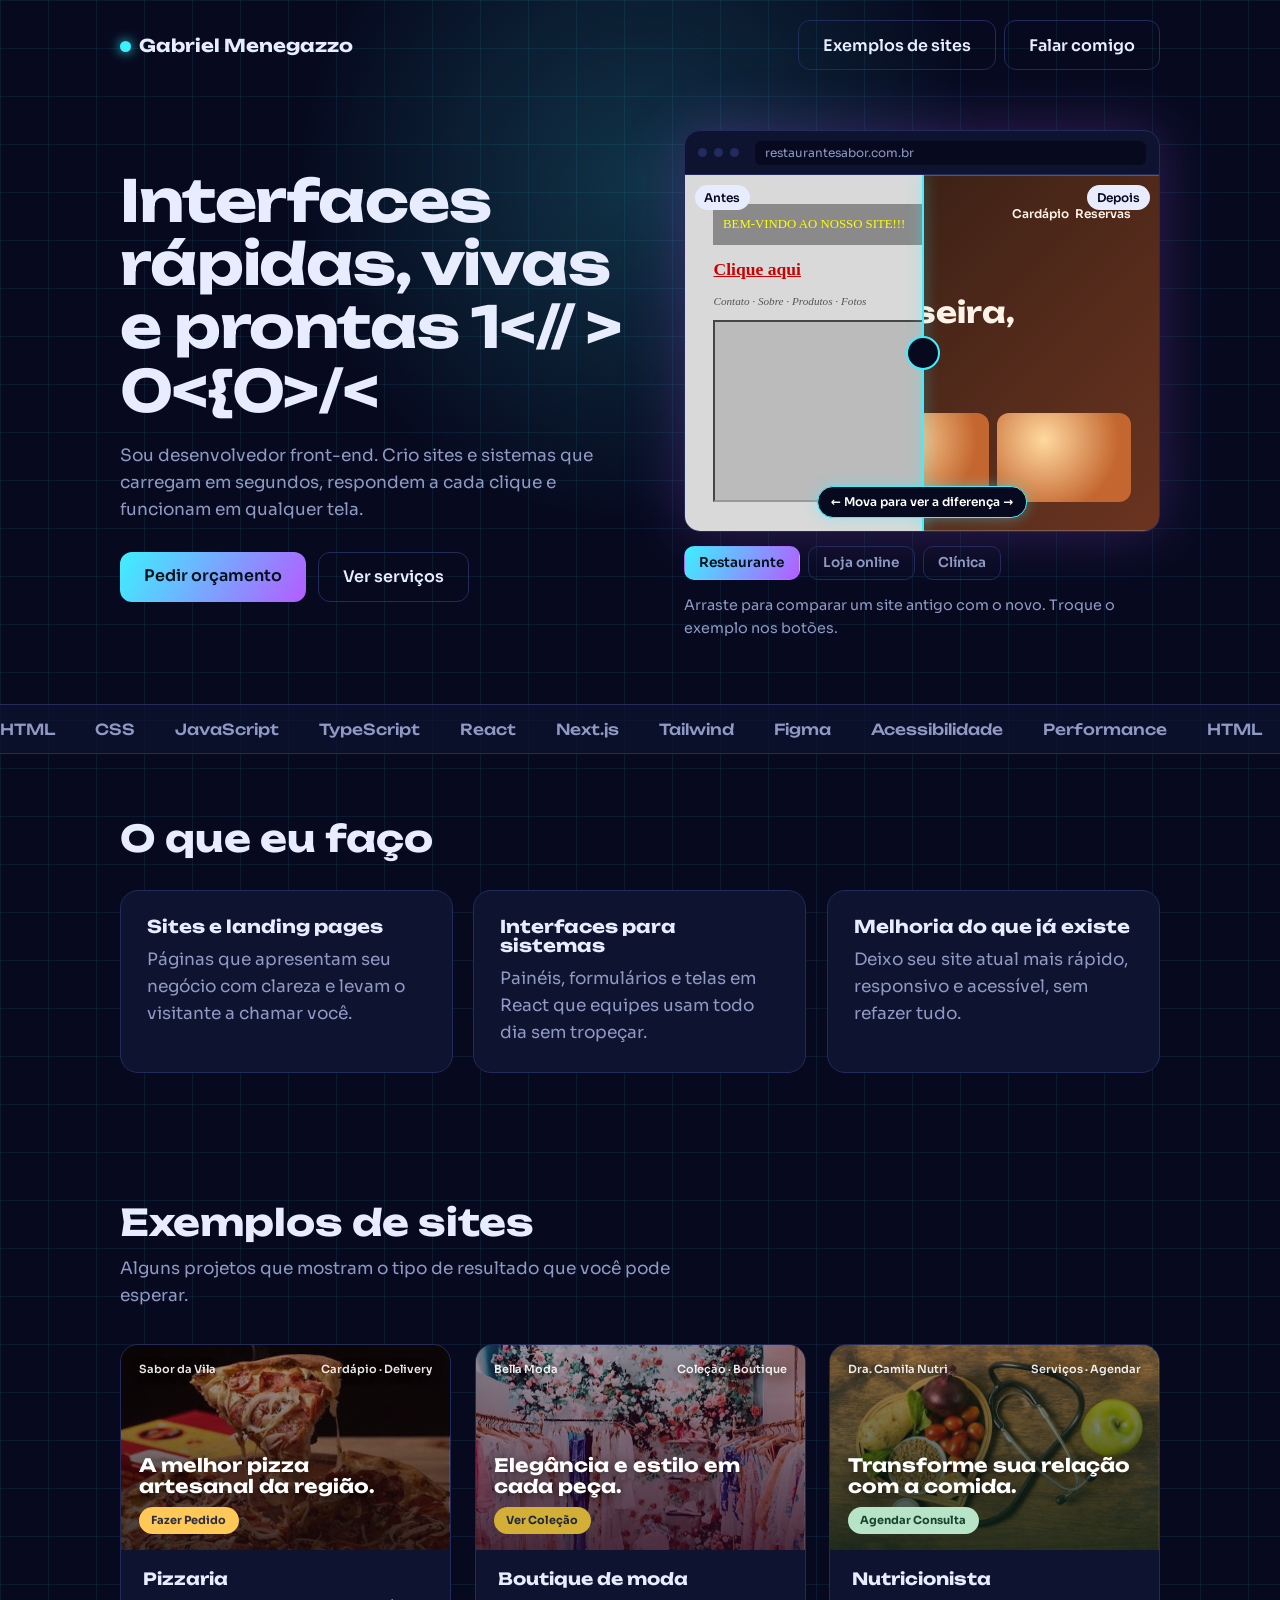
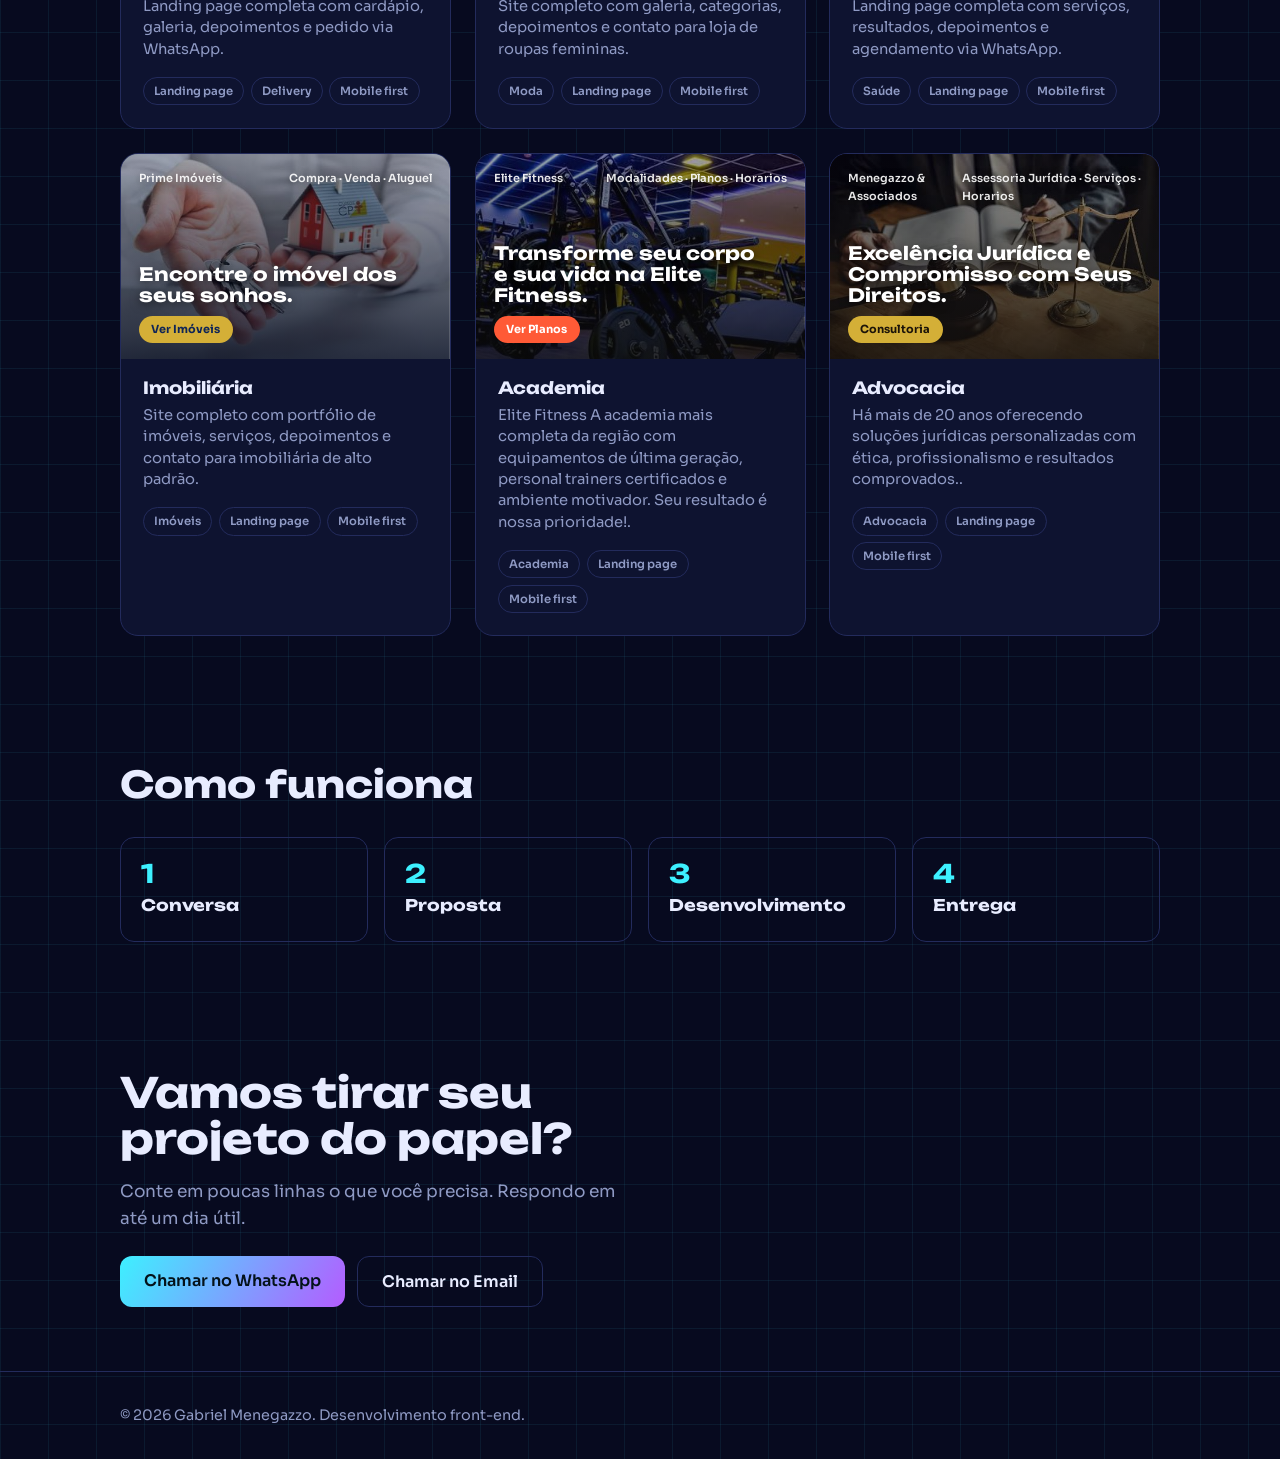
<file: index.html>
<!doctype html>
<html lang="pt-BR">
  <head>
    <meta charset="utf-8" />
    <meta
      name="viewport"
      content="width=device-width, initial-scale=1, viewport-fit=cover"
    />
    <meta name="color-scheme" content="dark" />
    <meta name="theme-color" content="#070a1f" />
    <title>Gabriel Menegazzo · Desenvolvimento front-end</title>
    <link rel="preconnect" href="https://fonts.googleapis.com" />
    <link
      href="https://fonts.googleapis.com/css2?family=Unbounded:wght@500;700&family=Sora:wght@400;600&display=swap"
      rel="stylesheet"
    />
    <link rel="stylesheet" href="style.css?v=2" />
  </head>
  <body>
    <header class="top wrap">
      <a class="logo" href="#"><i></i>Gabriel Menegazzo</a>
      <nav class="nav">
  <a class="btn ghost" href="#projetos">Exemplos de sites</a>
  <a class="btn ghost" href="#contato">Falar comigo</a>
</nav>
    </header>

    <main>
      <div class="wrap hero">
        <div>
          <h1
            id="h1"
            data-text="Interfaces rápidas, vivas e prontas para o futuro."
          >
            <span class="cursor">&nbsp;</span>
          </h1>
          <p>
            Sou desenvolvedor front-end. Crio sites e sistemas que carregam em
            segundos, respondem a cada clique e funcionam em qualquer tela.
          </p>
          <div class="cta">
            <a class="btn" href="#contato">Pedir orçamento</a>
            <a class="btn ghost" href="#servicos">Ver serviços</a>
          </div>
        </div>
        <div>
          <div class="tilt" id="heroTilt">
            <div class="browser">
              <div class="chrome">
                <i></i><i></i><i></i
                ><span id="url">restaurantesabor.com.br</span>
              </div>
              <div
                class="screens"
                style="--p: 50%"
                aria-label="Exemplos de sites"
              >
                <div class="pane before">
                  <div class="bar">BEM-VINDO AO NOSSO SITE!!!</div>
                  <b>Clique aqui</b><i>Contato · Sobre · Produtos · Fotos</i>
                  <div class="blk"></div>
                </div>
                <span class="tag l">Antes</span
                ><span class="tag r">Depois</span>
                <div class="knob"></div>
                 <span class="dica" id="dica">← Mova para ver a diferença →</span>
                <input
                  type="range"
                  min="0"
                  max="100"
                  value="50"
                  aria-label="Comparar antes e depois do site"
                />
                <div class="scr s1 on" data-url="restaurantesabor.com.br">
                  <div class="sn">
                    <span>Sabor da Serra</span
                    ><span>Cardápio&nbsp;&nbsp;Reservas</span>
                  </div>
                  <h4>Cozinha caseira, mesa cheia.</h4>
                  <span class="pill">Reservar mesa</span>
                  <div class="r3"><span></span><span></span><span></span></div>
                </div>
                <div class="scr s2" data-url="lojaurbana.com.br">
                  <div class="sn">
                    <span>Loja Urbana</span
                    ><span>Novidades&nbsp;&nbsp;Carrinho (2)</span>
                  </div>
                  <div class="r4">
                    <div><span></span><b></b></div>
                    <div><span></span><b></b></div>
                    <div><span></span><b></b></div>
                    <div><span></span><b></b></div>
                  </div>
                </div>
                <div class="scr s3" data-url="clinicavida.com.br">
                  <div class="sn">
                    <span>Clínica Vida</span
                    ><span>Especialidades&nbsp;&nbsp;Agendar</span>
                  </div>
                  <h4>Cuidado de verdade, sem fila.</h4>
                  <span class="pill t">Agendar consulta</span>
                  <div class="svc3">
                    <span>Clínico geral</span><span>Pediatria</span
                    ><span>Exames</span>
                  </div>
                </div>
              </div>
            </div>
            <div class="thumbs">
              <button type="button" aria-pressed="true">Restaurante</button
              ><button type="button" aria-pressed="false">Loja online</button
              ><button type="button" aria-pressed="false">Clínica</button>
            </div>
          </div>
          <p style="font-size: 0.9rem; margin: 0.9rem 0 0">
            Arraste para comparar um site antigo com o novo. Troque o exemplo
            nos botões.
          </p>
        </div>
      </div>

      <div class="ticker" aria-label="Tecnologias que uso">
        <div id="tk"></div>
      </div>

      <section id="servicos">
        <div class="wrap">
          <h2 class="t">O que eu faço</h2>
          <div class="svc">
            <div class="card tilt">
              <h3>Sites e landing pages</h3>
              <p>
                Páginas que apresentam seu negócio com clareza e levam o
                visitante a chamar você.
              </p>
            </div>
            <div class="card tilt">
              <h3>Interfaces para sistemas</h3>
              <p>
                Painéis, formulários e telas em React que equipes usam todo dia
                sem tropeçar.
              </p>
            </div>
            <div class="card tilt">
              <h3>Melhoria do que já existe</h3>
              <p>
                Deixo seu site atual mais rápido, responsivo e acessível, sem
                refazer tudo.
              </p>
            </div>
          </div>
        </div>
      </section>

      <section id="projetos">
        <div class="wrap">
          <h2 class="t">Exemplos de sites</h2>
          <p class="section-desc">
            Alguns projetos que mostram o tipo de resultado que você pode
            esperar.
          </p>

          <div class="projects">
            <a
              class="project-link"
              href="sabor-da-vila/"
              target="_blank"
              rel="noopener noreferrer"
            >
              <article class="project-card tilt">
                <div class="project-preview s-pizza">
                  <div class="sn">
                    <span>Sabor da Vila</span>
                    <span>Cardápio · Delivery</span>
                  </div>
                  <h4>A melhor pizza artesanal da região.</h4>
                  <span class="pill pizza">Fazer Pedido</span>
                </div>
                <div class="project-info">
                  <h3>Pizzaria</h3>
                  <p>
                    Landing page completa com cardápio, galeria, depoimentos e
                    pedido via WhatsApp.
                  </p>
                  <div class="tags">
                    <span>Landing page</span>
                    <span>Delivery</span>
                    <span>Mobile first</span>
                  </div>
                </div>
              </article>
            </a>

            <a
              class="project-link"
              href="bella-moda/"
              target="_blank"
              rel="noopener noreferrer"
            >
              <article class="project-card tilt">
                <div class="project-preview s-moda">
                  <div class="sn">
                    <span>Bella Moda</span>
                    <span>Coleção · Boutique</span>
                  </div>
                  <h4>Elegância e estilo em cada peça.</h4>
                  <span class="pill moda">Ver Coleção</span>
                </div>
                <div class="project-info">
                  <h3>Boutique de moda</h3>
                  <p>
                    Site completo com galeria, categorias, depoimentos e contato
                    para loja de roupas femininas.
                  </p>
                  <div class="tags">
                    <span>Moda</span>
                    <span>Landing page</span>
                    <span>Mobile first</span>
                  </div>
                </div>
              </article>
            </a>

            <a
              class="project-link"
              href="dra-camila-nutri/"
              target="_blank"
              rel="noopener noreferrer"
            >
              <article class="project-card tilt">
                <div class="project-preview s-nutri">
                  <div class="sn">
                    <span>Dra. Camila Nutri</span>
                    <span>Serviços · Agendar</span>
                  </div>
                  <h4>Transforme sua relação com a comida.</h4>
                  <span class="pill nutri">Agendar Consulta</span>
                </div>
                <div class="project-info">
                  <h3>Nutricionista</h3>
                  <p>
                    Landing page completa com serviços, resultados, depoimentos
                    e agendamento via WhatsApp.
                  </p>
                  <div class="tags">
                    <span>Saúde</span>
                    <span>Landing page</span>
                    <span>Mobile first</span>
                  </div>
                </div>
              </article>
            </a>

            <a
              class="project-link"
              href="prime-imoveis/"
              target="_blank"
              rel="noopener noreferrer"
            >
              <article class="project-card tilt">
                <div class="project-preview s-imovel">
                  <div class="sn">
                    <span>Prime Imóveis</span>
                    <span>Compra · Venda · Aluguel</span>
                  </div>
                  <h4>Encontre o imóvel dos seus sonhos.</h4>
                  <span class="pill imovel">Ver Imóveis</span>
                </div>
                <div class="project-info">
                  <h3>Imobiliária</h3>
                  <p>
                    Site completo com portfólio de imóveis, serviços,
                    depoimentos e contato para imobiliária de alto padrão.
                  </p>
                  <div class="tags">
                    <span>Imóveis</span>
                    <span>Landing page</span>
                    <span>Mobile first</span>
                  </div>
                </div>
              </article>
            </a>

            <a
              class="project-link"
              href="./academia/"
              target="_blank"
              rel="noopener noreferrer"
            >
              <article class="project-card tilt">
                <div class="project-preview s-academia">
                  <div class="sn">
                    <span>Elite Fitness</span>
                    <span>Modalidades · Planos · Horarios</span>
                  </div>
                  <h4>Transforme seu corpo e sua vida na Elite Fitness.</h4>
                  <span class="pill academia">Ver Planos</span>
                </div>
                <div class="project-info">
                  <h3>Academia</h3>
                  <p>
                    Elite Fitness A academia mais completa da região com
                    equipamentos de última geração, personal trainers
                    certificados e ambiente motivador. Seu resultado é nossa
                    prioridade!.
                  </p>
                  <div class="tags">
                    <span>Academia</span>
                    <span>Landing page</span>
                    <span>Mobile first</span>
                  </div>
                </div>
              </article>
            </a>

            <a
              class="project-link"
              href="./advocacia/"
              target="_blank"
              rel="noopener noreferrer"
            >
              <article class="project-card tilt">
                <div class="project-preview s-advocacia">
                  <div class="sn">
                    <span>Menegazzo & Associados</span>
                    <span>Assessoria Jurídica · Serviços · Horarios</span>
                  </div>
                  <h4>Excelência Jurídica e Compromisso com Seus Direitos.</h4>
                  <span class="pill advocacia">Consultoria</span>
                </div>
                <div class="project-info">
                  <h3>Advocacia</h3>
                  <p>
                    Há mais de 20 anos oferecendo soluções jurídicas
                    personalizadas com ética, profissionalismo e resultados
                    comprovados..
                  </p>
                  <div class="tags">
                    <span>Advocacia</span>
                    <span>Landing page</span>
                    <span>Mobile first</span>
                  </div>
                </div>
              </article>
            </a>
          </div>
        </div>
      </section>

      <section>
        <div class="wrap">
          <h2 class="t">Como funciona</h2>
          <ol class="steps">
            <li tabindex="0">
              <h3>Conversa</h3>
              <p>Entendo seu objetivo, seu público e o prazo.</p>
            </li>
            <li tabindex="0">
              <h3>Proposta</h3>
              <p>Você recebe escopo, valor e data de entrega por escrito.</p>
            </li>
            <li tabindex="0">
              <h3>Desenvolvimento</h3>
              <p>Mostro o andamento a cada etapa para você opinar cedo.</p>
            </li>
            <li tabindex="0">
              <h3>Entrega</h3>
              <p>Site publicado, testado no celular e com suporte inicial.</p>
            </li>
          </ol>
        </div>
      </section>

      <section id="contato">
        <div class="wrap contact">
          <h2>Vamos tirar seu projeto do papel?</h2>
          <p>
            Conte em poucas linhas o que você precisa. Respondo em até um dia
            útil.
          </p>
          <div class="cta">
            <a class="btn" id="zap2" href="https://wa.me/5549999310791"
              >Chamar no WhatsApp</a
            >
            <a
              class="btn ghost"
              href="https://mail.google.com/mail/?view=cm&to=gabrielmenegazzo12@gmail.com&su=Or%C3%A7amento%20de%20site"
              target="_blank"
              rel="noopener"
              >Chamar no Email</a
            >
          </div>
        </div>
      </section>
    </main>

    <footer>
      <div class="wrap">
        © 2026 Gabriel Menegazzo. Desenvolvimento front-end.
      </div>
    </footer>
    <script src="script.js?v=2"></script>
    <video class="bg-video" autoplay muted loop playsinline>
      <source src="./devcity-tech-background-motion.mp4" type="video/mp4" />
    </video>
  </body>
</html>
</file>
<file: style.css>
:root {
  color-scheme: dark;
  --bg: #070a1f;
  --surface: #0e1330;
  --ink: #e8ecff;
  --muted: #8f9ac4;
  --line: #232b5c;
  --a: #3df0ff;
  --b: #b45cff;
  --on-a: #04121a;
  --grid: rgba(61, 240, 255, 0.07);
  box-sizing: border-box;
  padding-top: env(safe-area-inset-top, 0px);
  padding-bottom: env(safe-area-inset-bottom, 0px);
}
*,
*::before,
*::after {
  box-sizing: border-box;
}
html {
  scroll-behavior: smooth;
  scroll-padding-top: calc(env(safe-area-inset-top, 0px) + 1rem);
}
body {
  margin: 0;
  background: var(--bg);
  color: var(--ink);
  font:
    400 1.0625rem/1.6 Sora,
    system-ui,
    sans-serif;
  overflow-x: hidden;
  background-image:
    linear-gradient(var(--grid) 1px, transparent 1px),
    linear-gradient(90deg, var(--grid) 1px, transparent 1px);
  background-size: 48px 48px;
}
body::before {
  content: "";
  position: fixed;
  inset: 0;
  pointer-events: none;
  z-index: 0;
  background: radial-gradient(
    500px circle at var(--gx, 50%) var(--gy, 20%),
    color-mix(in srgb, var(--a) 18%, transparent),
    transparent 70%
  );
}
main,
header,
footer {
  position: relative;
  z-index: 1;
}
h1,
h2,
h3 {
  font-family: Unbounded, Sora, system-ui, sans-serif;
  margin: 0;
  line-height: 1.1;
}
a {
  color: inherit;
}
:focus-visible {
  outline: 3px solid var(--a);
  outline-offset: 3px;
}
.wrap {
  max-width: 1080px;
  margin: 0 auto;
  padding: 0 1.25rem;
}
header.top {
  display: flex;
  justify-content: space-between;
  align-items: center;
  padding: 1.25rem 1.25rem;
}
header.top {
  flex-wrap: wrap;
  gap: 0.75rem;
}
.nav {
  display: flex;
  gap: 0.5rem;
}
@media (max-width: 560px) {
  .nav .btn {
    font-size: 0.85rem;
    padding: 0.6rem 0.9rem;
  }
}
.logo {
  font:
    700 1.1rem Unbounded,
    sans-serif;
  text-decoration: none;
}
.logo i {
  display: inline-block;
  width: 0.7rem;
  height: 0.7rem;
  background: var(--a);
  border-radius: 50%;
  margin-right: 0.5rem;
  box-shadow: 0 0 12px var(--a);
}
.btn {
  display: inline-block;
  border: 0;
  cursor: pointer;
  font:
    600 1rem Sora,
    sans-serif;
  background: linear-gradient(120deg, var(--a), var(--b));
  color: var(--on-a);
  padding: 0.85rem 1.5rem;
  border-radius: 12px;
  text-decoration: none;
  transition:
    transform 0.2s,
    box-shadow 0.2s;
}
.btn:hover {
  transform: translateY(-2px);
  box-shadow: 0 8px 28px color-mix(in srgb, var(--a) 40%, transparent);
}
.btn.ghost {
  background: none;
  color: var(--ink);
  border: 1px solid var(--line);
}
.btn.ghost:hover {
  border-color: var(--a);
}
.hero {
  display: grid;
  gap: 2.5rem;
  padding: 2.5rem 1.25rem 4rem;
  grid-template-columns: 1fr;
}
@media (min-width: 880px) {
  .hero {
    grid-template-columns: 1.1fr 1fr;
    align-items: center;
  }
}
.hero h1 {
  font-size: clamp(2rem, 5vw, 3.6rem);
  font-weight: 700;
  letter-spacing: -0.02em;
  min-height: 3.3em;
}
.hero p {
  color: var(--muted);
  max-width: 34rem;
  margin: 1.25rem 0 1.75rem;
}
.cta {
  display: flex;
  gap: 0.75rem;
  flex-wrap: wrap;
}
.tilt {
  transform-style: preserve-3d;
  transition: transform 0.15s ease-out;
  will-change: transform;
}
.cmp {
  position: relative;
  aspect-ratio: 4/3;
  border-radius: 20px;
  overflow: hidden;
  border: 1px solid var(--line);
  background: var(--surface);
  user-select: none;
  box-shadow: 0 0 60px color-mix(in srgb, var(--b) 25%, transparent);
}
.pane {
  position: absolute;
  inset: 0;
  padding: 6%;
  display: flex;
  flex-direction: column;
  gap: 0.6rem;
}
.before {
  background: #d9d9d9;
  color: #222;
  font-family: "Times New Roman", serif;
}
.before .bar {
  background: #8a8a8a;
  height: 14%;
  display: flex;
  align-items: center;
  padding: 0 0.6rem;
  font-size: 0.8rem;
  color: #ff0;
}
.before b {
  font-size: 1.1rem;
  color: #c00;
  text-decoration: underline;
}
.before i {
  font-size: 0.7rem;
  color: #555;
}
.before .blk {
  background: #bbb;
  flex: 1;
  border: 2px inset #999;
}
.after {
  background: var(--surface);
  clip-path: inset(0 0 0 var(--p, 50%));
}
.after .nav {
  display: flex;
  justify-content: space-between;
  font-size: 0.8rem;
  font-weight: 600;
}
.after h3 {
  font-size: clamp(1rem, 2.8vw, 1.5rem);
}
.after .row {
  display: grid;
  grid-template-columns: repeat(3, 1fr);
  gap: 0.5rem;
  flex: 1;
}
.after .row span {
  background: var(--bg);
  border-radius: 10px;
  border: 1px solid var(--line);
}
.after .row span:first-child {
  background: linear-gradient(135deg, var(--a), var(--b));
}
.tag {
  position: absolute;
  top: 0.6rem;
  padding: 0.2rem 0.6rem;
  border-radius: 999px;
  font-size: 0.75rem;
  font-weight: 600;
  background: var(--ink);
  color: var(--bg);
  z-index: 2;
}
.tag.l {
  left: 0.6rem;
}
.tag.r {
  right: 0.6rem;
}
.cmp input {
  position: absolute;
  inset: 0;
  width: 100%;
  height: 100%;
  opacity: 0;
  cursor: ew-resize;
  margin: 0;
  z-index: 3;
}
.knob {
  position: absolute;
  top: 0;
  bottom: 0;
  left: var(--p, 50%);
  width: 2px;
  background: var(--a);
  box-shadow: 0 0 14px var(--a);
  z-index: 2;
  pointer-events: none;
}
.knob::after {
  content: "";
  position: absolute;
  top: 50%;
  left: 50%;
  width: 34px;
  height: 34px;
  transform: translate(-50%, -50%);
  border-radius: 50%;
  background: var(--bg);
  border: 2px solid var(--a);
}

.dica {
  position: absolute;
  left: 50%;
  bottom: 0.8rem;
  transform: translateX(-50%);
  padding: 0.35rem 0.8rem;
  border-radius: 999px;
  font-size: 0.75rem;
  font-weight: 600;
  white-space: nowrap;
  background: var(--bg);
  color: #fff;
  border: 1px solid var(--a);
  box-shadow: 0 0 14px color-mix(in srgb, var(--a) 40%, transparent);
  pointer-events: none; /* não atrapalha o arrasto */
  z-index: 4;           /* acima do input (z-index: 3) */
  animation: pulsar 1.8s ease-in-out infinite;
  transition: opacity 0.3s ease;
}
.dica.off {
  opacity: 0;
}
@keyframes pulsar {
  0%, 100% { transform: translateX(-50%) scale(1); }
  50%      { transform: translateX(-50%) scale(1.06); }
}
@media (prefers-reduced-motion: reduce) {
  .dica { animation: none; }
}

.cmp:focus-within {
  outline: 3px solid var(--a);
}
.browser {
  border-radius: 16px;
  overflow: hidden;
  border: 1px solid var(--line);
  background: var(--surface);
  box-shadow: 0 0 60px color-mix(in srgb, var(--b) 25%, transparent);
}
.chrome {
  display: flex;
  align-items: center;
  gap: 0.4rem;
  padding: 0.6rem 0.8rem;
  border-bottom: 1px solid var(--line);
}
.chrome i {
  width: 0.6rem;
  height: 0.6rem;
  border-radius: 50%;
  background: var(--line);
}
.chrome span {
  margin-left: 0.6rem;
  flex: 1;
  font-size: 0.75rem;
  color: var(--muted);
  background: var(--bg);
  border-radius: 6px;
  padding: 0.15rem 0.6rem;
  white-space: nowrap;
  overflow: hidden;
  text-overflow: ellipsis;
}
.screens {
  position: relative;
  aspect-ratio: 4/3;
  overflow: hidden;
}
.screens input {
  position: absolute;
  inset: 0;
  width: 100%;
  height: 100%;
  opacity: 0;
  cursor: ew-resize;
  margin: 0;
  z-index: 3;
}
.screens:focus-within {
  outline: 3px solid var(--a);
  outline-offset: -3px;
}
.scr {
  position: absolute;
  inset: 0;
  padding: 6%;
  display: flex;
  flex-direction: column;
  gap: 0.7rem;
  opacity: 0;
  transform: scale(0.97);
  transition:
    opacity 0.5s,
    transform 0.5s;
  pointer-events: none;
}
.scr.on {
  opacity: 1;
  transform: none;
}
.scr {
  clip-path: inset(0 0 0 var(--p, 50%));
}
.sn {
  display: flex;
  justify-content: space-between;
  font-size: 0.75rem;
  font-weight: 600;
}
.s1 {
  background: linear-gradient(135deg, #2b1a12, #6b3420);
  color: #fff2e6;
}
.s1 h4 {
  margin: auto 0 0;
  font:
    700 clamp(1.1rem, 3.4vw, 1.8rem)/1.1 Unbounded,
    sans-serif;
  max-width: 14ch;
}
.pill {
  align-self: flex-start;
  background: #ffb347;
  color: #2b1a12;
  font-size: 0.75rem;
  font-weight: 600;
  padding: 0.35rem 0.9rem;
  border-radius: 99px;
}
.r3 {
  display: grid;
  grid-template-columns: repeat(3, 1fr);
  gap: 0.5rem;
  height: 30%;
}
.r3 span {
  border-radius: 12px;
  background: radial-gradient(circle at 35% 30%, #ffd9a0, #c4662f 70%);
}
.s2 {
  background: #f6f4ef;
  color: #1b1b1b;
}
.r4 {
  flex: 1;
  display: grid;
  grid-template-columns: repeat(2, 1fr);
  gap: 0.6rem;
}
.r4 > div {
  display: flex;
  flex-direction: column;
  gap: 0.35rem;
}
.r4 span {
  flex: 1;
  border-radius: 12px;
  background: linear-gradient(135deg, #ff6b6b, #ffb199);
}
.r4 > div:nth-child(2) span {
  background: linear-gradient(135deg, #2f4bff, #8fa2ff);
}
.r4 > div:nth-child(3) span {
  background: linear-gradient(135deg, #1db98a, #9be7cf);
}
.r4 > div:nth-child(4) span {
  background: linear-gradient(135deg, #ffd23f, #fff0a8);
}
.r4 b {
  height: 0.5rem;
  width: 55%;
  border-radius: 4px;
  background: #1b1b1b33;
}
.s3 {
  background: linear-gradient(160deg, #e3f6f3, #f8fffd);
  color: #0d3b3a;
}
.s3 h4 {
  margin: auto 0 0;
  font:
    700 clamp(1.1rem, 3.4vw, 1.8rem)/1.1 Unbounded,
    sans-serif;
  max-width: 15ch;
}
.pill.t {
  background: #0f9d8a;
  color: #fff;
}
.svc3 {
  display: grid;
  grid-template-columns: repeat(3, 1fr);
  gap: 0.5rem;
  height: 30%;
}
.svc3 span {
  position: relative;
  display: flex;
  align-items: flex-end;
  justify-content: center;
  padding: 0.35rem;
  border-radius: 12px;
  background: #fff;
  border: 1px solid #bfe5df;
  font-size: 0.65rem;
  font-weight: 600;
}
.svc3 span::before {
  content: "";
  position: absolute;
  left: 50%;
  top: 38%;
  width: 1.1rem;
  height: 1.1rem;
  transform: translate(-50%, -50%);
  background:
    linear-gradient(#0f9d8a, #0f9d8a) center/100% 30% no-repeat,
    linear-gradient(#0f9d8a, #0f9d8a) center/30% 100% no-repeat;
}
.thumbs {
  display: flex;
  gap: 0.5rem;
  margin-top: 0.9rem;
  flex-wrap: wrap;
}
.thumbs button {
  font:
    600 0.85rem Sora,
    sans-serif;
  color: var(--muted);
  background: none;
  border: 1px solid var(--line);
  border-radius: 10px;
  padding: 0.45rem 0.9rem;
  cursor: pointer;
}
.thumbs button[aria-pressed="true"] {
  color: var(--on-a);
  background: linear-gradient(120deg, var(--a), var(--b));
  border-color: transparent;
}
.ticker {
  overflow: hidden;
  border-block: 1px solid var(--line);
  padding: 0.9rem 0;
  background: color-mix(in srgb, var(--surface) 70%, transparent);
}
.ticker div {
  display: flex;
  gap: 2.5rem;
  width: max-content;
  animation: tk 28s linear infinite;
  font:
    500 0.95rem Unbounded,
    sans-serif;
  color: var(--muted);
}
.ticker:hover div {
  animation-play-state: paused;
}
@keyframes tk {
  to {
    transform: translateX(-50%);
  }
}
section {
  padding: 4rem 0;
}
h2.t {
  font-size: clamp(1.5rem, 3.6vw, 2.3rem);
  margin-bottom: 2rem;
  max-width: 30rem;
}
.svc {
  display: grid;
  gap: 1.25rem;
  grid-template-columns: repeat(auto-fit, minmax(250px, 1fr));
  perspective: 900px;
}
.card {
  position: relative;
  padding: 1.6rem;
  border-radius: 18px;
  background: var(--surface);
  border: 1px solid var(--line);
  overflow: hidden;
}
.card::before {
  content: "";
  position: absolute;
  inset: 0;
  background: radial-gradient(
    220px circle at var(--mx, 50%) var(--my, 50%),
    color-mix(in srgb, var(--a) 22%, transparent),
    transparent 70%
  );
  opacity: 0;
  transition: opacity 0.25s;
}
.card:hover::before {
  opacity: 1;
}
.card > * {
  position: relative;
}
.card h3 {
  font-size: 1.1rem;
  margin-bottom: 0.6rem;
}
.card p {
  margin: 0;
  color: var(--muted);
}
.calc {
  display: grid;
  gap: 1.5rem;
  grid-template-columns: 1fr;
  padding: 1.5rem;
  border-radius: 20px;
  border: 1px solid var(--line);
  background: var(--surface);
}
@media (min-width: 800px) {
  .calc {
    grid-template-columns: 1.2fr 1fr;
    padding: 2rem;
  }
}
.calc fieldset {
  border: 0;
  padding: 0;
  margin: 0 0 1.25rem;
}
.calc legend {
  font-weight: 600;
  margin-bottom: 0.6rem;
}
.opts {
  display: flex;
  flex-wrap: wrap;
  gap: 0.5rem;
}
.opts label {
  cursor: pointer;
}
.opts input {
  position: absolute;
  opacity: 0;
}
.opts span {
  display: inline-block;
  padding: 0.5rem 1rem;
  border-radius: 10px;
  border: 1px solid var(--line);
  transition: 0.2s;
}
.opts input:checked + span {
  background: linear-gradient(120deg, var(--a), var(--b));
  color: var(--on-a);
  border-color: transparent;
  font-weight: 600;
}
.opts input:focus-visible + span {
  outline: 3px solid var(--a);
  outline-offset: 2px;
}
.calc input[type="range"] {
  width: 100%;
  accent-color: var(--a);
}
.out {
  border-radius: 14px;
  padding: 1.5rem;
  background: var(--bg);
  border: 1px solid var(--line);
  display: flex;
  flex-direction: column;
  justify-content: center;
  gap: 0.4rem;
}
.out small {
  color: var(--muted);
}
.out strong {
  font:
    700 clamp(1.8rem, 5vw, 2.6rem) Unbounded,
    sans-serif;
  color: var(--a);
}
.out em {
  font-style: normal;
  margin-bottom: 1rem;
}
.steps {
  list-style: none;
  margin: 0;
  padding: 0;
  display: grid;
  gap: 1rem;
  counter-reset: s;
  grid-template-columns: repeat(auto-fit, minmax(210px, 1fr));
}
.steps li {
  counter-increment: s;
  padding: 1.25rem;
  border-radius: 14px;
  border: 1px solid var(--line);
  cursor: pointer;
  transition: 0.25s;
}
.steps li::before {
  content: counter(s);
  font:
    700 1.6rem Unbounded,
    sans-serif;
  color: var(--a);
}
.steps h3 {
  font-size: 1rem;
  margin: 0.4rem 0;
}
.steps p {
  margin: 0;
  color: var(--muted);
  font-size: 0.95rem;
  max-height: 0;
  opacity: 0;
  overflow: hidden;
  transition: 0.3s;
}
.steps li:hover,
.steps li:focus-within,
.steps li.on {
  border-color: var(--a);
  background: var(--surface);
}
.steps li:hover p,
.steps li:focus-within p,
.steps li.on p {
  max-height: 6rem;
  opacity: 1;
}
.contact h2 {
  font-size: clamp(1.6rem, 4vw, 2.6rem);
  max-width: 34rem;
  margin-bottom: 1rem;
}
.contact p {
  color: var(--muted);
  max-width: 32rem;
  margin: 0 0 1.5rem;
}
footer {
  padding: 2rem 0;
  color: var(--muted);
  font-size: 0.9rem;
  border-top: 1px solid var(--line);
}
.cursor {
  display: inline-block;
  width: 0.5ch;
  background: var(--a);
  margin-left: 2px;
  animation: bl 1s steps(1) infinite;
}
@keyframes bl {
  50% {
    opacity: 0;
  }
}
@media (prefers-reduced-motion: reduce) {
  .ticker div,
  .cursor {
    animation: none;
  }
  .tilt,
  .btn,
  .steps p {
    transition: none;
  }
  html {
    scroll-behavior: auto;
  }
}

.bg-video {
  position: fixed;
  inset: 0;
  width: 100%;
  height: 100%;
  object-fit: cover;
  z-index: -1;
  filter: brightness(0.35);
}
@media (prefers-reduced-motion: reduce) {
  .bg-video {
    display: none;
  }
}

/* ===== Catálogo de projetos ===== */
.section-desc {
  color: var(--muted);
  max-width: 36rem;
  margin: -1.2rem 0 2.2rem;
}

.projects {
  display: grid;
  gap: 1.5rem;
  grid-template-columns: repeat(auto-fit, minmax(280px, 1fr));
  perspective: 1000px;
}

.project-link {
  display: flex;
  text-decoration: none;
  color: inherit;
  cursor: pointer;
}

.project-card {
  background: var(--surface);
  border: 1px solid var(--line);
  border-radius: 18px;
  overflow: hidden;
  display: flex;
  flex-direction: column;
  width: 100%;
  transition:
    transform 0.2s,
    box-shadow 0.2s;
}

.project-card:hover {
  box-shadow: 0 12px 40px color-mix(in srgb, var(--a) 18%, transparent);
}

.project-preview {
  aspect-ratio: 16 / 10;
  padding: 1rem 1.1rem;
  display: flex;
  flex-direction: column;
  gap: 0.6rem;
  position: relative;
}

.project-preview .sn {
  font-size: 0.7rem;
}

.project-preview h4 {
  margin: auto 0 0;
  font:
    700 1.15rem/1.15 Unbounded,
    sans-serif;
  max-width: 14ch;
}

.project-preview .pill {
  align-self: flex-start;
  font-size: 0.7rem;
  padding: 0.3rem 0.8rem;
}

.project-preview .r4.mini {
  flex: 1;
  display: grid;
  grid-template-columns: repeat(2, 1fr);
  gap: 0.45rem;
  margin-top: 0.4rem;
}

.project-preview .r4.mini span {
  border-radius: 10px;
  height: 100%;
  min-height: 2.2rem;
}

.project-preview .r4.mini > div:nth-child(1) span {
  background: linear-gradient(135deg, #ff6b6b, #ffb199);
}
.project-preview .r4.mini > div:nth-child(2) span {
  background: linear-gradient(135deg, #2f4bff, #8fa2ff);
}
.project-preview .r4.mini > div:nth-child(3) span {
  background: linear-gradient(135deg, #1db98a, #9be7cf);
}
.project-preview .r4.mini > div:nth-child(4) span {
  background: linear-gradient(135deg, #ffd23f, #fff0a8);
}

.s1 {
  background: linear-gradient(135deg, #2b1a12, #6b3420);
  color: #fff2e6;
}
.s2 {
  background: #f6f4ef;
  color: #1b1b1b;
}
.s3 {
  background: linear-gradient(160deg, #e3f6f3, #f8fffd);
  color: #0d3b3a;
}
.s4 {
  background: linear-gradient(145deg, #1a1f2e, #2d3548);
  color: #e8ecff;
}
.s4 .pill.dark {
  background: var(--a);
  color: var(--on-a);
}

.project-info {
  padding: 1.25rem 1.35rem 1.4rem;
  display: flex;
  flex-direction: column;
  gap: 0.45rem;
  flex: 1;
}

.project-info h3 {
  font-size: 1.05rem;
}

.project-info p {
  margin: 0;
  color: var(--muted);
  font-size: 0.92rem;
  line-height: 1.45;
}

.tags {
  display: flex;
  flex-wrap: wrap;
  gap: 0.4rem;
  margin-top: 0.6rem;
}

.tags span {
  font-size: 0.72rem;
  font-weight: 600;
  padding: 0.25rem 0.65rem;
  border-radius: 999px;
  border: 1px solid var(--line);
  color: var(--muted);
}

.s-pizza {
  background: linear-gradient(145deg, #2b2d42 0%, #c1121f 60%, #e63946 100%);
  color: #fff;
}
.s-pizza .sn {
  color: rgba(255, 255, 255, 0.9);
}
.s-pizza h4 {
  color: #fff;
  max-width: 16ch;
}
.s-pizza .pill.pizza {
  background: #ffc857;
  color: #2b2d42;
  font-weight: 700;
}

.s-nutri {
  background: linear-gradient(145deg, #1b4332 0%, #2d6a4f 55%, #52b788 100%);
  color: #fff;
}
.s-nutri .sn {
  color: rgba(255, 255, 255, 0.9);
}
.s-nutri h4 {
  color: #fff;
  max-width: 18ch;
}
.s-nutri .pill.nutri {
  background: #b7e4c7;
  color: #1b4332;
  font-weight: 700;
}

.s-moda {
  background: linear-gradient(145deg, #9f1652 0%, #be185d 50%, #db2777 100%);
  color: #fff;
}
.s-moda .sn {
  color: rgba(255, 255, 255, 0.9);
}
.s-moda h4 {
  color: #fff;
  max-width: 16ch;
}
.s-moda .pill.moda {
  background: #d4af37;
  color: #1f2937;
  font-weight: 700;
}

.s-imovel {
  background: linear-gradient(145deg, #0a1a3e 0%, #0f2557 50%, #1a3a7a 100%);
  color: #fff;
}
.s-imovel .sn {
  color: rgba(255, 255, 255, 0.9);
}
.s-imovel h4 {
  color: #fff;
  max-width: 16ch;
}
.s-imovel .pill.imovel {
  background: #d4af37;
  color: #0f2557;
  font-weight: 700;
}
.project-preview {
  background-size: cover;
  background-position: center;
  background-repeat: no-repeat;
  overflow: hidden;
}
.project-preview .sn,
.project-preview h4,
.project-preview .pill {
  position: relative;
  z-index: 1;
}
.project-preview h4,
.project-preview .sn {
  text-shadow: 0 2px 10px rgba(0, 0, 0, 0.55);
}

.s-pizza {
  background-image:
    linear-gradient(180deg, rgba(20,8,10,.35) 0%, rgba(20,8,10,.82) 100%),
    url("img/pizzaria.jpg"),
    linear-gradient(145deg, #2b2d42 0%, #c1121f 60%, #e63946 100%);
}
.s-moda {
  background-image:
    linear-gradient(180deg, rgba(40,5,25,.35) 0%, rgba(40,5,25,.82) 100%),
    url("./img/botique.jpg"),
    linear-gradient(145deg, #9f1652 0%, #be185d 50%, #db2777 100%);
}
.s-nutri {
  background-image:
    linear-gradient(180deg, rgba(8,30,20,.35) 0%, rgba(8,30,20,.82) 100%),
    url("img/nutricionista.jpg"),
    linear-gradient(145deg, #1b4332 0%, #2d6a4f 55%, #52b788 100%);
}
.s-imovel {
  background-image:
    linear-gradient(180deg, rgba(5,12,32,.35) 0%, rgba(5,12,32,.85) 100%),
    url("img/imobiliaria.jpg"),
    linear-gradient(145deg, #0a1a3e 0%, #0f2557 50%, #1a3a7a 100%);
}
.s-academia {
  background-image:
    linear-gradient(180deg, rgba(10,10,10,.35) 0%, rgba(10,10,10,.85) 100%),
    url("./img/academia.jpg"),
    linear-gradient(145deg, #111 0%, #3a0d0d 55%, #b3261e 100%);
  color: #fff;
}
.s-academia .sn { color: rgba(255,255,255,.9); }
.s-academia h4 { color: #fff; max-width: 16ch; }
.s-academia .pill.academia { background: #ff5a36; color: #fff; font-weight: 700; }

.s-advocacia {
  background-image:
    linear-gradient(180deg, rgba(14,10,6,.35) 0%, rgba(14,10,6,.85) 100%),
    url("img/advocacia.jpg"),
    linear-gradient(145deg, #1c1409 0%, #3b2a12 55%, #6b4b1c 100%);
  color: #fff;
}
.s-advocacia .sn { color: rgba(255,255,255,.9); }
.s-advocacia h4 { color: #fff; max-width: 18ch; }
.s-advocacia .pill.advocacia { background: #d4af37; color: #1c1409; font-weight: 700; }
</file>
